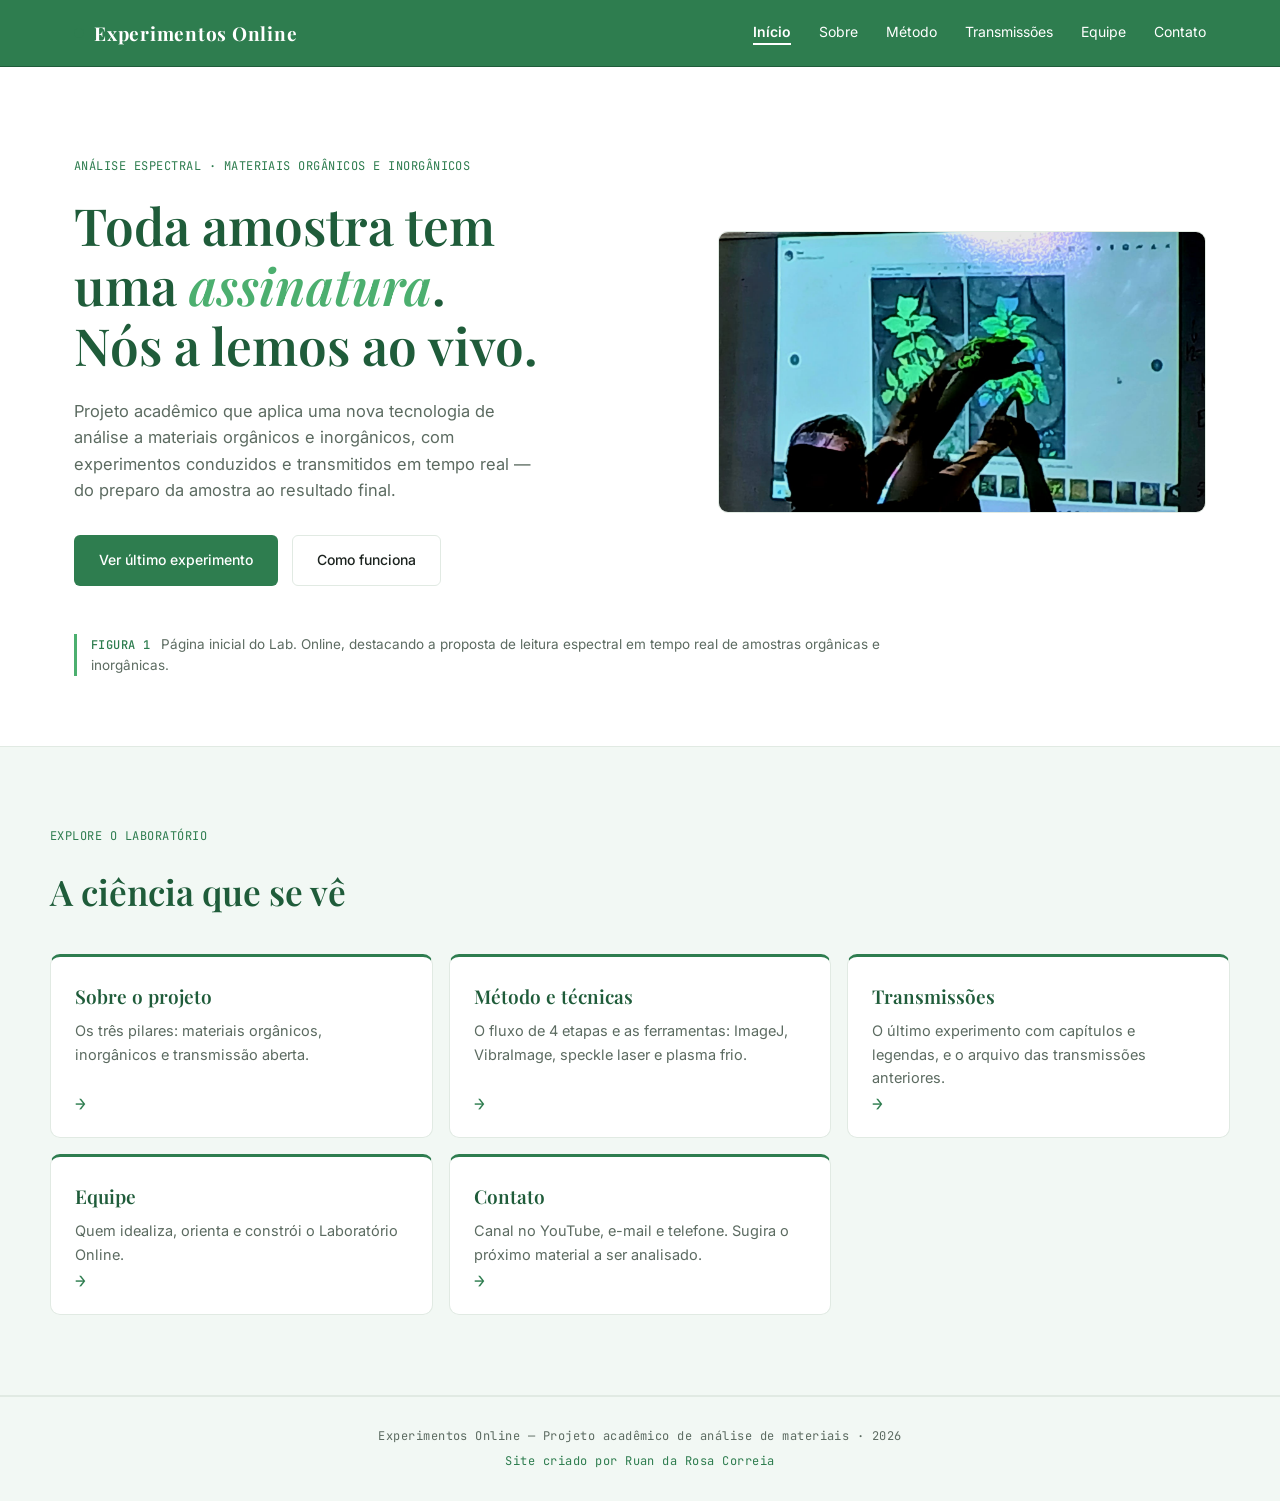
<file: index.html>
<!DOCTYPE html>
<html lang="pt-BR">
<head>
<meta charset="UTF-8">
<meta name="viewport" content="width=device-width, initial-scale=1.0">
<title>Experimentos Online · Análise de Materiais Orgânicos e Inorgânicos</title>
<meta name="description" content="Plataforma de análise de materiais orgânicos e inorgânicos com experimentos transmitidos ao vivo.">
<link rel="preconnect" href="https://fonts.googleapis.com">
<link rel="preconnect" href="https://fonts.gstatic.com" crossorigin>
<link href="https://fonts.googleapis.com/css2?family=Playfair+Display:wght@500;600;700&family=Inter:wght@400;500;600&family=JetBrains+Mono:wght@400;500&display=swap" rel="stylesheet">
<!-- Ao publicar mudanças no CSS/JS, troque a data do ?v= aqui e nos <script> do fim da página,
     em TODAS as páginas .html, assim os navegadores baixam os arquivos novos na hora. -->
<link rel="stylesheet" href="css/style.css?v=2026-11-18.3">
</head>
<body>

<header class="site-header" id="topo">
  <div class="header-inner">
    <a class="brand" href="index.html">
      <span class="brand-mark" aria-hidden="true"></span>
      <span class="brand-text">Experimentos Online</span>
    </a>
    <nav class="nav" id="nav">
      <a href="index.html" class="is-active" aria-current="page">Início</a>
      <a href="sobre.html">Sobre</a>
      <a href="metodo.html">Método</a>
      <a href="transmissoes.html">Transmissões</a>
      <a href="equipe.html">Equipe</a>
      <a href="contato.html">Contato</a>
    </nav>
    <button class="nav-toggle" id="navToggle" aria-label="Abrir menu" aria-expanded="false" aria-controls="nav">
      <span></span><span></span><span></span>
    </button>
  </div>
</header>

<main>

  <!-- HERO -->
  <section class="hero">
    <div class="hero-inner">
      <p class="eyebrow mono">ANÁLISE ESPECTRAL · MATERIAIS ORGÂNICOS E INORGÂNICOS</p>
      <h1 class="hero-title">
        Toda amostra tem<br>
        uma <span class="highlight">assinatura</span>.<br>
        Nós a lemos ao vivo.
      </h1>
      <p class="hero-sub">
        Projeto acadêmico que aplica uma nova tecnologia de análise a materiais orgânicos e inorgânicos,
        com experimentos conduzidos e transmitidos em tempo real — do preparo da amostra ao resultado final.
      </p>
      <div class="hero-actions">
        <a href="transmissoes.html" class="btn btn-primary">Ver último experimento</a>
        <a href="metodo.html" class="btn btn-ghost">Como funciona</a>
      </div>
    </div>

    <div class="hero-visual">
      <img src="assets/experimento.jpeg" alt="Experimento de análise de materiais no laboratório">
    </div>

    <p class="fig-caption hero-caption"><span class="fig-label mono">Figura 1</span>
      Página inicial do Lab. Online, destacando a proposta de leitura espectral em tempo real de amostras orgânicas e inorgânicas.</p>
  </section>

  <!-- EXPLORE -->
  <section class="section section-alt" id="explore">
    <div class="section-inner">
      <p class="eyebrow mono">EXPLORE O LABORATÓRIO</p>
      <h2 class="section-title">A ciência que se vê</h2>
      <div class="explore-grid">
        <a class="explore-card" href="sobre.html">
          <h3>Sobre o projeto</h3>
          <p>Os três pilares: materiais orgânicos, inorgânicos e transmissão aberta.</p>
          <span class="explore-arrow mono" aria-hidden="true">→</span>
        </a>
        <a class="explore-card" href="metodo.html">
          <h3>Método e técnicas</h3>
          <p>O fluxo de 4 etapas e as ferramentas: ImageJ, VibraImage, speckle laser e plasma frio.</p>
          <span class="explore-arrow mono" aria-hidden="true">→</span>
        </a>
        <a class="explore-card" href="transmissoes.html">
          <h3>Transmissões</h3>
          <p>O último experimento com capítulos e legendas, e o arquivo das transmissões anteriores.</p>
          <span class="explore-arrow mono" aria-hidden="true">→</span>
        </a>
        <a class="explore-card" href="equipe.html">
          <h3>Equipe</h3>
          <p>Quem idealiza, orienta e constrói o Laboratório Online.</p>
          <span class="explore-arrow mono" aria-hidden="true">→</span>
        </a>
        <a class="explore-card" href="contato.html">
          <h3>Contato</h3>
          <p>Canal no YouTube, e-mail e telefone. Sugira o próximo material a ser analisado.</p>
          <span class="explore-arrow mono" aria-hidden="true">→</span>
        </a>
      </div>
    </div>
  </section>

</main>

<footer class="site-footer">
  <p class="mono">Experimentos Online — Projeto acadêmico de análise de materiais · <span id="anoAtual"></span></p>
  <p class="mono footer-credit">Site criado por Ruan da Rosa Correia</p>
</footer>

<script src="js/script.js?v=2026-11-18.3"></script>
</body>
</html>
</file>
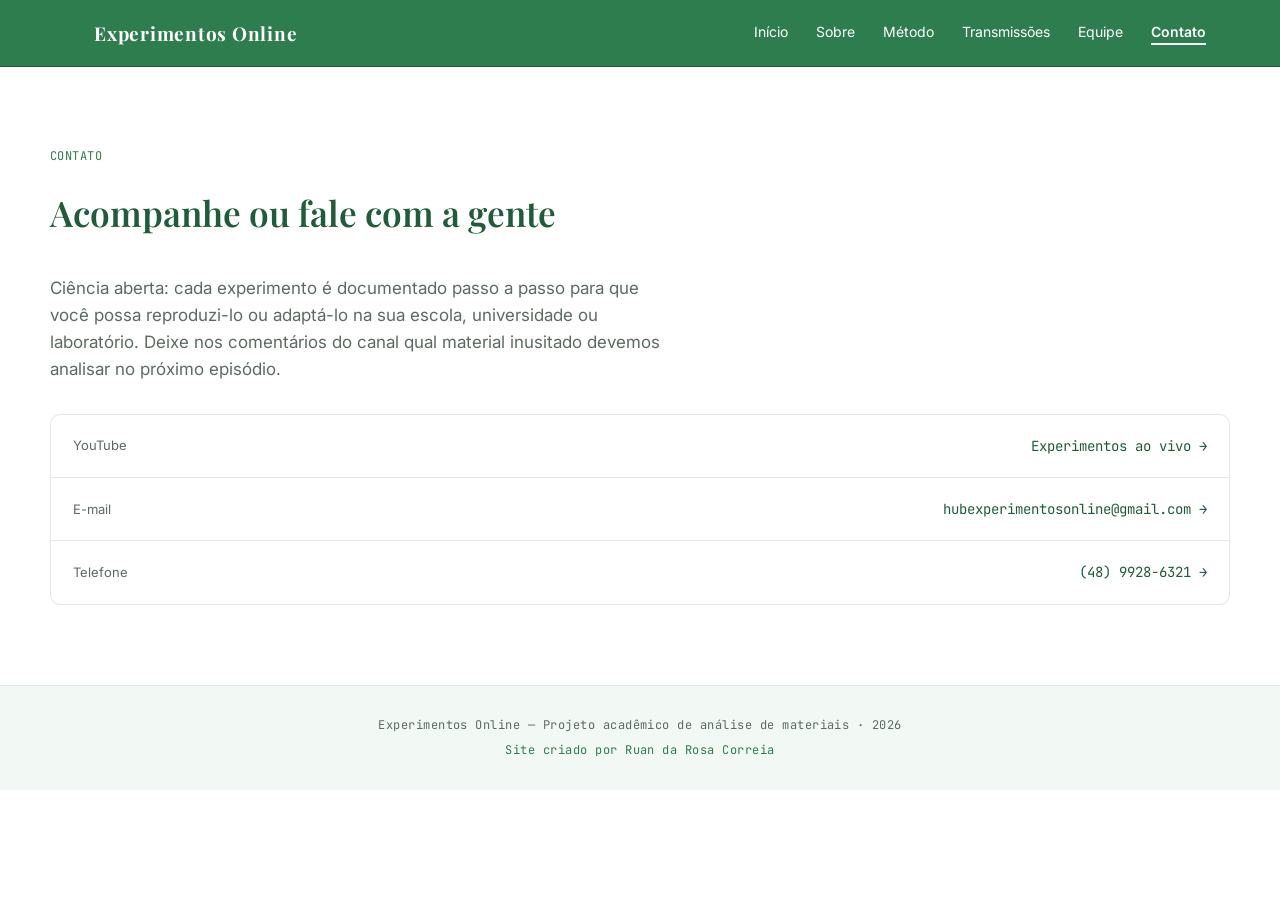
<file: contato.html>
<!DOCTYPE html>
<html lang="pt-BR">
<head>
<meta charset="UTF-8">
<meta name="viewport" content="width=device-width, initial-scale=1.0">
<title>Contato · Experimentos Online</title>
<meta name="description" content="Fale com o Laboratório Online.">
<link rel="preconnect" href="https://fonts.googleapis.com">
<link rel="preconnect" href="https://fonts.gstatic.com" crossorigin>
<link href="https://fonts.googleapis.com/css2?family=Playfair+Display:wght@500;600;700&family=Inter:wght@400;500;600&family=JetBrains+Mono:wght@400;500&display=swap" rel="stylesheet">
<!-- Ao publicar mudanças no CSS/JS, troque a data do ?v= aqui e nos <script> do fim da página,
     em TODAS as páginas .html, assim os navegadores baixam os arquivos novos na hora. -->
<link rel="stylesheet" href="css/style.css?v=2026-11-18.3">
</head>
<body>

<header class="site-header" id="topo">
  <div class="header-inner">
    <a class="brand" href="index.html">
      <span class="brand-mark" aria-hidden="true"></span>
      <span class="brand-text">Experimentos Online</span>
    </a>
    <nav class="nav" id="nav">
      <a href="index.html">Início</a>
      <a href="sobre.html">Sobre</a>
      <a href="metodo.html">Método</a>
      <a href="transmissoes.html">Transmissões</a>
      <a href="equipe.html">Equipe</a>
      <a href="contato.html" class="is-active" aria-current="page">Contato</a>
    </nav>
    <button class="nav-toggle" id="navToggle" aria-label="Abrir menu" aria-expanded="false" aria-controls="nav">
      <span></span><span></span><span></span>
    </button>
  </div>
</header>

<main>

  <!-- CONTATO -->
  <section class="section" id="contato">
    <div class="section-inner contact-inner">
      <p class="eyebrow mono">CONTATO</p>
      <h2 class="section-title">Acompanhe ou fale com a gente</h2>
      <p class="lead lead-tight">
        Ciência aberta: cada experimento é documentado passo a passo para que você possa reproduzi-lo ou
        adaptá-lo na sua escola, universidade ou laboratório. Deixe nos comentários do canal qual material
        inusitado devemos analisar no próximo episódio.
      </p>
      <div class="contact-links">
        <a class="contact-link" href="https://www.youtube.com/@HubExperimentosOnline" target="_blank" rel="noopener">
          <span class="contact-link-label">YouTube</span>
          <span class="contact-link-value">Experimentos ao vivo →</span>
        </a>
        <a class="contact-link" href="mailto:hubexperimentosonline@gmail.com">
          <span class="contact-link-label">E-mail</span>
          <span class="contact-link-value">hubexperimentosonline@gmail.com →</span>
        </a>
        <a class="contact-link" href="tel:+554899286321">
          <span class="contact-link-label">Telefone</span>
          <span class="contact-link-value">(48) 9928-6321 →</span>
        </a>
      </div>
    </div>
  </section>

</main>

<footer class="site-footer">
  <p class="mono">Experimentos Online — Projeto acadêmico de análise de materiais · <span id="anoAtual"></span></p>
  <p class="mono footer-credit">Site criado por Ruan da Rosa Correia</p>
</footer>

<script src="js/script.js?v=2026-11-18.3"></script>
</body>
</html>
</file>
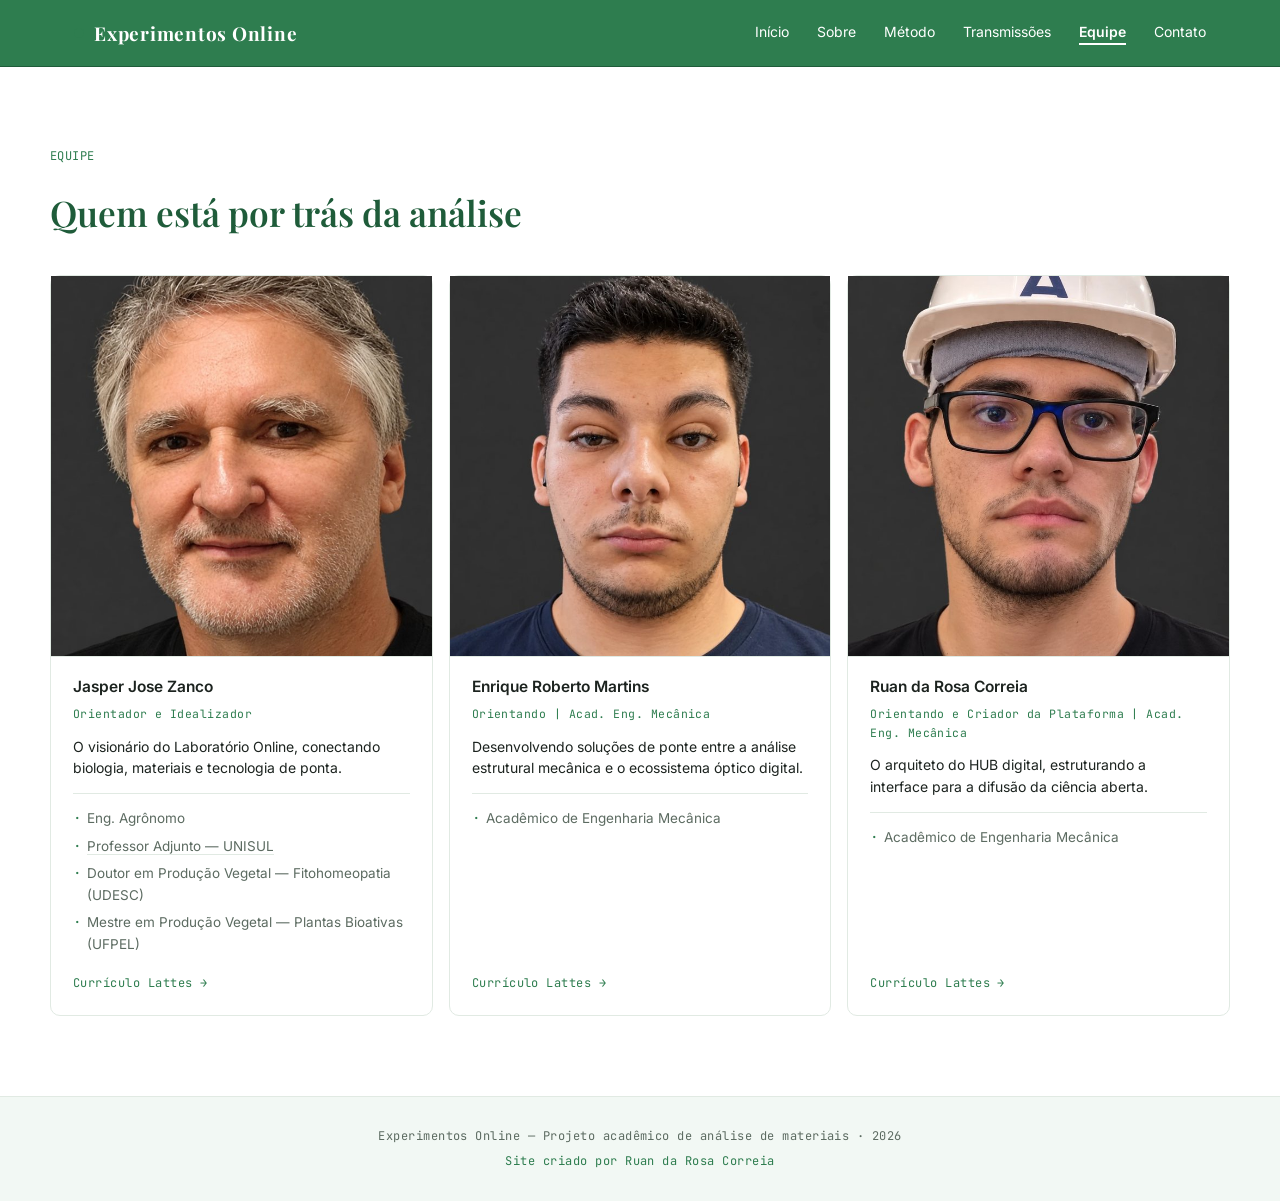
<file: equipe.html>
<!DOCTYPE html>
<html lang="pt-BR">
<head>
<meta charset="UTF-8">
<meta name="viewport" content="width=device-width, initial-scale=1.0">
<title>Equipe · Experimentos Online</title>
<meta name="description" content="A equipe do Laboratório Online.">
<link rel="preconnect" href="https://fonts.googleapis.com">
<link rel="preconnect" href="https://fonts.gstatic.com" crossorigin>
<link href="https://fonts.googleapis.com/css2?family=Playfair+Display:wght@500;600;700&family=Inter:wght@400;500;600&family=JetBrains+Mono:wght@400;500&display=swap" rel="stylesheet">
<!-- Ao publicar mudanças no CSS/JS, troque a data do ?v= aqui e nos <script> do fim da página,
     em TODAS as páginas .html, assim os navegadores baixam os arquivos novos na hora. -->
<link rel="stylesheet" href="css/style.css?v=2026-11-18.3">
</head>
<body>

<header class="site-header" id="topo">
  <div class="header-inner">
    <a class="brand" href="index.html">
      <span class="brand-mark" aria-hidden="true"></span>
      <span class="brand-text">Experimentos Online</span>
    </a>
    <nav class="nav" id="nav">
      <a href="index.html">Início</a>
      <a href="sobre.html">Sobre</a>
      <a href="metodo.html">Método</a>
      <a href="transmissoes.html">Transmissões</a>
      <a href="equipe.html" class="is-active" aria-current="page">Equipe</a>
      <a href="contato.html">Contato</a>
    </nav>
    <button class="nav-toggle" id="navToggle" aria-label="Abrir menu" aria-expanded="false" aria-controls="nav">
      <span></span><span></span><span></span>
    </button>
  </div>
</header>

<main>

  <!-- EQUIPE -->
  <section class="section" id="equipe">
    <div class="section-inner">
      <p class="eyebrow mono">EQUIPE</p>
      <h2 class="section-title">Quem está por trás da análise</h2>
      <!-- Os cartões da equipe são gerados a partir de js/equipe.js — edite lá. -->
      <div class="team-grid" id="equipeGrid"></div>
    </div>
  </section>

</main>

<footer class="site-footer">
  <p class="mono">Experimentos Online — Projeto acadêmico de análise de materiais · <span id="anoAtual"></span></p>
  <p class="mono footer-credit">Site criado por Ruan da Rosa Correia</p>
</footer>

<script src="js/equipe.js?v=2026-11-18.3"></script>
<script src="js/script.js?v=2026-11-18.3"></script>
</body>
</html>
</file>
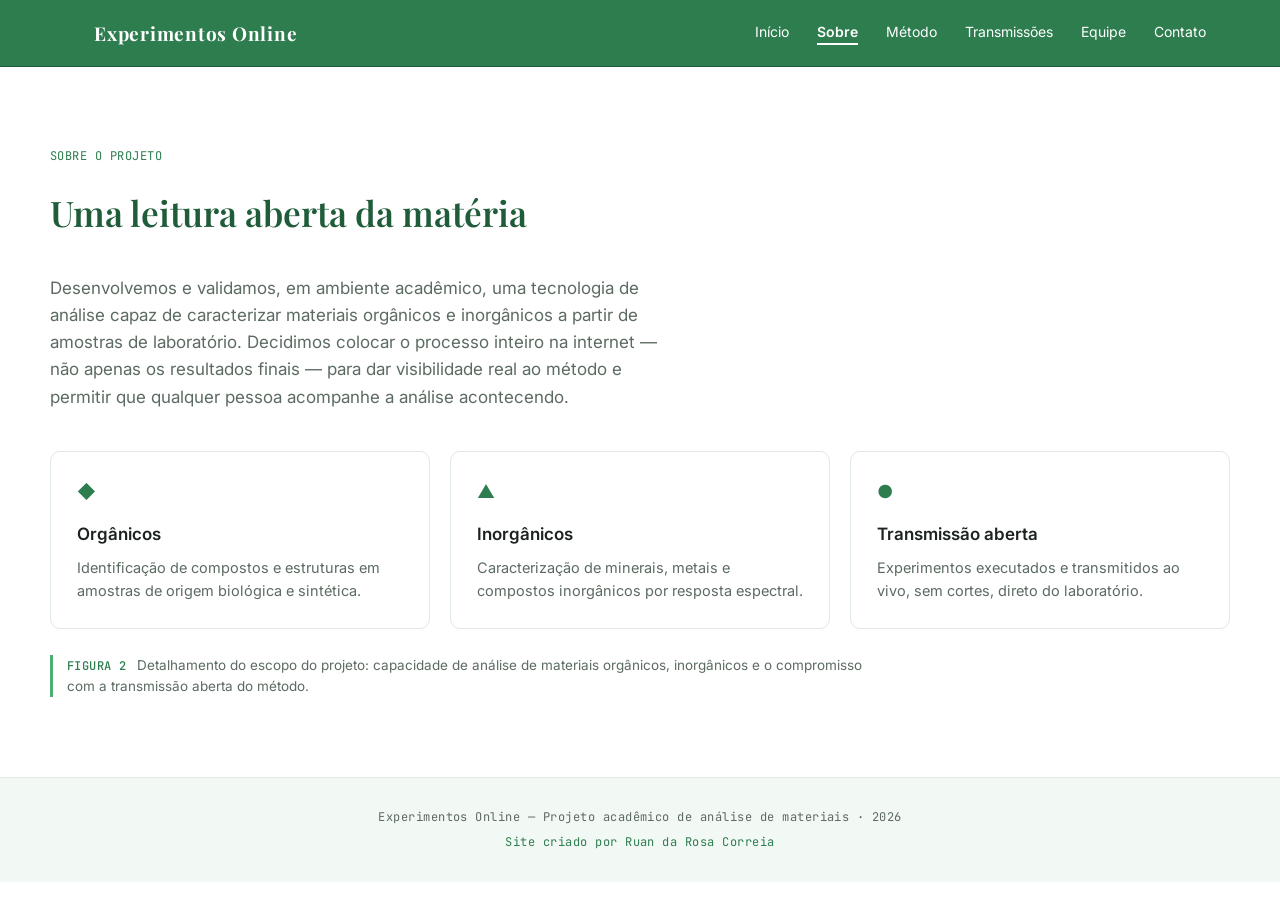
<file: sobre.html>
<!DOCTYPE html>
<html lang="pt-BR">
<head>
<meta charset="UTF-8">
<meta name="viewport" content="width=device-width, initial-scale=1.0">
<title>Sobre o projeto · Experimentos Online</title>
<meta name="description" content="Os três pilares do Laboratório Online: materiais orgânicos, inorgânicos e transmissão aberta.">
<link rel="preconnect" href="https://fonts.googleapis.com">
<link rel="preconnect" href="https://fonts.gstatic.com" crossorigin>
<link href="https://fonts.googleapis.com/css2?family=Playfair+Display:wght@500;600;700&family=Inter:wght@400;500;600&family=JetBrains+Mono:wght@400;500&display=swap" rel="stylesheet">
<!-- Ao publicar mudanças no CSS/JS, troque a data do ?v= aqui e nos <script> do fim da página,
     em TODAS as páginas .html, assim os navegadores baixam os arquivos novos na hora. -->
<link rel="stylesheet" href="css/style.css?v=2026-11-18.3">
</head>
<body>

<header class="site-header" id="topo">
  <div class="header-inner">
    <a class="brand" href="index.html">
      <span class="brand-mark" aria-hidden="true"></span>
      <span class="brand-text">Experimentos Online</span>
    </a>
    <nav class="nav" id="nav">
      <a href="index.html">Início</a>
      <a href="sobre.html" class="is-active" aria-current="page">Sobre</a>
      <a href="metodo.html">Método</a>
      <a href="transmissoes.html">Transmissões</a>
      <a href="equipe.html">Equipe</a>
      <a href="contato.html">Contato</a>
    </nav>
    <button class="nav-toggle" id="navToggle" aria-label="Abrir menu" aria-expanded="false" aria-controls="nav">
      <span></span><span></span><span></span>
    </button>
  </div>
</header>

<main>

  <!-- SOBRE -->
  <section class="section" id="sobre">
    <div class="section-inner">
      <p class="eyebrow mono">SOBRE O PROJETO</p>
      <h2 class="section-title">Uma leitura aberta da matéria</h2>
      <div class="about-grid">
        <p class="lead">
          Desenvolvemos e validamos, em ambiente acadêmico, uma tecnologia de análise capaz de
          caracterizar materiais orgânicos e inorgânicos a partir de amostras de laboratório.
          Decidimos colocar o processo inteiro na internet — não apenas os resultados finais — para
          dar visibilidade real ao método e permitir que qualquer pessoa acompanhe a análise
          acontecendo.
        </p>
        <div class="about-cards">
          <div class="about-card">
            <span class="about-card-icon" aria-hidden="true">◆</span>
            <h3>Orgânicos</h3>
            <p>Identificação de compostos e estruturas em amostras de origem biológica e sintética.</p>
          </div>
          <div class="about-card">
            <span class="about-card-icon" aria-hidden="true">▲</span>
            <h3>Inorgânicos</h3>
            <p>Caracterização de minerais, metais e compostos inorgânicos por resposta espectral.</p>
          </div>
          <div class="about-card">
            <span class="about-card-icon" aria-hidden="true">●</span>
            <h3>Transmissão aberta</h3>
            <p>Experimentos executados e transmitidos ao vivo, sem cortes, direto do laboratório.</p>
          </div>
        </div>
      </div>
      <p class="fig-caption"><span class="fig-label mono">Figura 2</span>
        Detalhamento do escopo do projeto: capacidade de análise de materiais orgânicos, inorgânicos e o compromisso com a transmissão aberta do método.</p>
    </div>
  </section>

</main>

<footer class="site-footer">
  <p class="mono">Experimentos Online — Projeto acadêmico de análise de materiais · <span id="anoAtual"></span></p>
  <p class="mono footer-credit">Site criado por Ruan da Rosa Correia</p>
</footer>

<script src="js/script.js?v=2026-11-18.3"></script>
</body>
</html>
</file>
<file: css/style.css>
/* ==========================================================================
   ESPECTRA — tokens de design
   Paleta: fundo branco, verde como cor de identidade, tipografia serifada
   ========================================================================== */
:root {
  --bg: #FFFFFF;
  --bg-soft: #F2F8F4;
  --panel: #FFFFFF;
  --line: #E1EAE3;
  --text: #1C231F;
  --text-muted: #5C6B61;

  --green-900: #1F5C3A;
  --green-700: #2E7D4F;
  --green-500: #4CAF6F;
  --green-100: #DCF0E2;

  --warn: #C97A22;
  --error: #C0392B;

  --font-display: 'Playfair Display', 'Georgia', serif;
  --font-body: 'Inter', sans-serif;
  --font-mono: 'JetBrains Mono', monospace;

  --max-width: 1180px;
  --radius: 10px;
}

*, *::before, *::after { box-sizing: border-box; }
html { scroll-behavior: smooth; }
@media (prefers-reduced-motion: reduce) {
  html { scroll-behavior: auto; }
  *, *::before, *::after { animation-duration: 0.001ms !important; animation-iteration-count: 1 !important; transition-duration: 0.001ms !important; }
}

body {
  margin: 0;
  background: var(--bg);
  color: var(--text);
  font-family: var(--font-body);
  line-height: 1.6;
  -webkit-font-smoothing: antialiased;
}

h1, h2, h3 { font-family: var(--font-display); margin: 0; font-weight: 600; }
p { margin: 0; }
a { color: inherit; text-decoration: none; }
.mono { font-family: var(--font-mono); letter-spacing: 0.04em; }

/* ---------- header ---------- */
.site-header {
  position: sticky;
  top: 0;
  z-index: 50;
  background: var(--green-700);
  border-bottom: 1px solid var(--green-900);
}
.header-inner {
  max-width: var(--max-width);
  margin: 0 auto;
  padding: 18px 24px;
  display: flex;
  align-items: center;
  justify-content: space-between;
}
.brand { display: flex; align-items: center; gap: 10px; }
.brand-mark {
  width: 10px; height: 10px;
  background: var(--green-700);
  border-radius: 50%;
  display: inline-block;
}
.brand-text {
  font-family: var(--font-display);
  font-weight: 700;
  letter-spacing: 0.04em;
  font-size: 19px;
  color: #FFFFFF;
}
.nav { display: flex; gap: 28px; }
.nav a {
  font-size: 14px;
  color: #FFFFFF;
  transition: color 0.2s ease;
}
.nav a:hover, .nav a:focus-visible { color: var(--green-100); }
.nav a.is-active { font-weight: 600; box-shadow: inset 0 -2px 0 #FFFFFF; padding-bottom: 2px; }

/* início: atalhos para as páginas */
.explore-grid { display: grid; grid-template-columns: repeat(3, minmax(0, 1fr)); gap: 16px; }
.explore-card {
  position: relative;
  display: flex;
  flex-direction: column;
  gap: 8px;
  padding: 24px 24px 48px;
  background: #FFFFFF;
  border: 1px solid var(--line);
  border-top: 3px solid var(--green-700);
  border-radius: var(--radius);
  transition: transform 0.15s ease, border-color 0.15s ease;
}
.explore-card:hover { transform: translateY(-2px); border-color: var(--green-500); }
.explore-card h3 { font-size: 19px; color: var(--green-900); }
.explore-card p { font-size: 14.5px; color: var(--text-muted); }
.explore-arrow { position: absolute; left: 24px; bottom: 18px; color: var(--green-700); font-size: 18px; transition: transform 0.15s ease; }
.explore-card:hover .explore-arrow { transform: translateX(4px); }
@media (max-width: 900px) { .explore-grid { grid-template-columns: repeat(2, minmax(0, 1fr)); } }
@media (max-width: 600px) { .explore-grid { grid-template-columns: 1fr; } }

.nav-toggle {
  display: none;
  flex-direction: column;
  gap: 5px;
  background: none;
  border: none;
  cursor: pointer;
  padding: 6px;
}
.nav-toggle span {
  width: 22px; height: 2px;
  background: #FFFFFF;
  display: block;
}

/* ---------- hero ---------- */
.hero {
  position: relative;
  max-width: var(--max-width);
  margin: 0 auto;
  padding: 90px 24px 70px;
  display: grid;
  grid-template-columns: 1.1fr 0.9fr;
  gap: 48px;
  align-items: center;
}
.hero-inner { max-width: 560px; }
.eyebrow {
  color: var(--green-700);
  font-size: 12px;
  text-transform: uppercase;
  margin-bottom: 18px;
  display: block;
}
.hero-title {
  font-size: clamp(2.1rem, 4.4vw, 3.2rem);
  font-weight: 600;
  line-height: 1.18;
  color: var(--green-900);
}
.hero-title .highlight { color: var(--green-500); font-style: italic; }
.hero-sub {
  margin-top: 22px;
  font-size: 16.5px;
  color: var(--text-muted);
  max-width: 480px;
}
.hero-actions { margin-top: 32px; display: flex; gap: 14px; flex-wrap: wrap; }

.btn {
  display: inline-flex;
  align-items: center;
  padding: 13px 24px;
  border-radius: 6px;
  font-size: 14px;
  font-weight: 500;
  border: 1px solid transparent;
  transition: transform 0.15s ease, border-color 0.15s ease, background 0.15s ease;
}
.btn:hover { transform: translateY(-1px); }
.btn-primary {
  background: var(--green-700);
  color: #FFFFFF;
}
.btn-primary:hover { background: var(--green-900); }
.btn-ghost {
  border-color: var(--line);
  color: var(--text);
  background: #FFFFFF;
}
.btn-ghost:hover { border-color: var(--green-700); color: var(--green-700); }

/* imagem principal do experimento */
.hero-visual {
  position: relative;
  border-radius: var(--radius);
  border: 1px solid var(--line);
  min-height: 280px;
  overflow: hidden;
  background: var(--bg-soft);
}
.hero-visual img { width: 100%; height: 100%; min-height: 280px; display: block; object-fit: cover; }

/* ---------- sections ---------- */
.section { padding: 80px 24px; }
.section-alt { background: var(--bg-soft); border-top: 1px solid var(--line); border-bottom: 1px solid var(--line); }
.section-inner { max-width: var(--max-width); margin: 0 auto; }
.section-title {
  font-size: clamp(1.7rem, 2.8vw, 2.2rem);
  font-weight: 600;
  margin-top: 10px;
  margin-bottom: 34px;
  max-width: 620px;
  color: var(--green-900);
}
.lead { font-size: 17px; color: var(--text-muted); max-width: 620px; }
.lead-tight { margin-bottom: 30px; }

/* sobre */
.about-grid { display: grid; gap: 40px; }
.about-cards { display: grid; grid-template-columns: repeat(3, 1fr); gap: 20px; }
.about-card {
  background: #FFFFFF;
  border: 1px solid var(--line);
  border-radius: var(--radius);
  padding: 26px;
}
.about-card-icon { color: var(--green-700); font-size: 18px; }
.about-card h3 { margin: 14px 0 8px; font-size: 17px; color: var(--text); font-family: var(--font-body); font-weight: 600; }
.about-card p { color: var(--text-muted); font-size: 14.5px; }

/* método / pipeline — fluxograma de 4 etapas */
.pipeline {
  list-style: none;
  margin: 0;
  padding: 0;
  display: grid;
  grid-template-columns: repeat(4, minmax(0, 1fr));
  gap: 28px;
  counter-reset: none;
}
.pipeline-step {
  position: relative;
  display: flex;
  flex-direction: column;
  gap: 14px;
  padding: 22px;
  background: #FFFFFF;
  border: 1px solid var(--line);
  border-top: 3px solid var(--green-700);
  border-radius: var(--radius);
}
/* seta entre as etapas */
.pipeline-step:not(:last-child)::after {
  content: "";
  position: absolute;
  top: 34px;
  right: -22px;
  width: 16px;
  height: 16px;
  border-top: 2px solid var(--green-500);
  border-right: 2px solid var(--green-500);
  transform: rotate(45deg);
}
.pipeline-index {
  color: var(--green-700);
  font-size: 26px;
  font-weight: 500;
  line-height: 1;
}
.pipeline-step h3 { font-size: 16.5px; margin-bottom: 6px; color: var(--text); font-family: var(--font-body); font-weight: 600; }
.pipeline-step p { color: var(--text-muted); font-size: 14.5px; }

/* legendas das figuras */
.fig-caption {
  margin-top: 26px;
  padding-left: 14px;
  border-left: 3px solid var(--green-500);
  font-size: 13.5px;
  line-height: 1.55;
  color: var(--text-muted);
  max-width: 820px;
}
.fig-label {
  color: var(--green-700);
  font-weight: 500;
  font-size: 12px;
  text-transform: uppercase;
  margin-right: 6px;
}
.hero-caption { grid-column: 1 / -1; margin-top: 0; }

/* técnicas */
.tech-grid { display: grid; grid-template-columns: repeat(2, minmax(0, 1fr)); gap: 20px; }
.tech-card {
  display: flex;
  flex-direction: column;
  background: #FFFFFF;
  border: 1px solid var(--line);
  border-radius: var(--radius);
  overflow: hidden;
}
.tech-media { margin: 0; position: relative; background: #111; }
.tech-media img { width: 100%; aspect-ratio: 16 / 9; object-fit: cover; display: block; }
.tech-media figcaption {
  position: absolute;
  left: 10px;
  bottom: 10px;
  padding: 4px 9px;
  border-radius: 4px;
  background: rgba(15, 25, 19, 0.78);
  color: #FFFFFF;
  font-size: 10.5px;
}
.tech-body { padding: 22px 24px 24px; display: flex; flex-direction: column; gap: 10px; flex: 1; }
.tech-body h3 { font-size: 21px; color: var(--green-900); }
.tech-tagline { color: var(--green-700); font-size: 11.5px; text-transform: uppercase; margin-top: -4px; }
.tech-body > p:not(.tech-tagline) { color: var(--text-muted); font-size: 14.5px; }
.tech-specs {
  margin: auto 0 0;
  padding-top: 14px;
  border-top: 1px solid var(--line);
  display: grid;
  grid-template-columns: repeat(2, minmax(0, 1fr));
  gap: 10px 16px;
}
.tech-specs dt { font-family: var(--font-mono); font-size: 10.5px; text-transform: uppercase; letter-spacing: 0.06em; color: var(--text-muted); }
.tech-specs dd { margin: 2px 0 0; font-size: 14px; font-weight: 500; color: var(--text); }

/* último projeto / broadcast */
.broadcast-panel {
  background: #FFFFFF;
  border: 1px solid var(--line);
  border-radius: var(--radius);
  overflow: hidden;
}
.broadcast-status {
  display: flex;
  align-items: center;
  gap: 10px;
  padding: 14px 20px;
  font-size: 12px;
  color: var(--text-muted);
  border-bottom: 1px solid var(--line);
  background: var(--bg-soft);
}
.status-dot {
  width: 8px; height: 8px;
  border-radius: 50%;
  background: var(--text-muted);
}
.status-dot.is-live { background: var(--warn); box-shadow: 0 0 0 0 rgba(201,122,34,0.5); animation: pulse 1.8s infinite; }
.status-dot.is-ok { background: var(--green-700); }
.status-dot.is-error { background: var(--error); }
@keyframes pulse {
  0% { box-shadow: 0 0 0 0 rgba(201,122,34,0.45); }
  70% { box-shadow: 0 0 0 8px rgba(201,122,34,0); }
  100% { box-shadow: 0 0 0 0 rgba(201,122,34,0); }
}

.broadcast-body { padding: 24px; }
.broadcast-skeleton {
  height: 320px;
  border-radius: 8px;
  background: linear-gradient(90deg, var(--bg-soft) 25%, var(--line) 50%, var(--bg-soft) 75%);
  background-size: 400% 100%;
  animation: shimmer 1.6s infinite;
}
@keyframes shimmer {
  0% { background-position: 100% 0; }
  100% { background-position: -100% 0; }
}

.video-wrap {
  position: relative;
  width: 100%;
  padding-top: 56.25%;
  border-radius: 8px;
  overflow: hidden;
  background: #000;
}
.video-wrap iframe {
  position: absolute; inset: 0;
  width: 100%; height: 100%;
  border: 0;
}
.video-poster { position: absolute; inset: 0; display: block; }
.video-poster img { width: 100%; height: 100%; object-fit: cover; display: block; transition: transform 0.3s ease; }
.video-poster::after { content: ""; position: absolute; inset: 0; background: linear-gradient(to top, rgba(0,0,0,0.65), rgba(0,0,0,0.05) 55%); }
.video-poster:hover img { transform: scale(1.02); }
.video-poster-cta {
  position: absolute;
  z-index: 1;
  left: 20px;
  bottom: 20px;
  display: inline-flex;
  align-items: center;
  gap: 12px;
  padding: 10px 18px 10px 10px;
  border-radius: 999px;
  background: #FFFFFF;
  color: var(--green-900);
  font-size: 14px;
  font-weight: 600;
}
.video-poster-play {
  width: 34px; height: 34px;
  border-radius: 50%;
  background: var(--green-700);
  position: relative;
  flex-shrink: 0;
}
.video-poster-play::before {
  content: "";
  position: absolute;
  left: 13px; top: 10px;
  border-left: 11px solid #FFFFFF;
  border-top: 7px solid transparent;
  border-bottom: 7px solid transparent;
}
.video-poster:hover .video-poster-play { background: var(--green-900); }

.broadcast-layout {
  display: grid;
  grid-template-columns: minmax(0, 1fr) 300px;
  gap: 28px;
  align-items: start;
}
.video-meta { margin-top: 20px; display: flex; flex-direction: column; gap: 8px; }
.video-title { font-size: 22px; font-weight: 600; font-family: var(--font-display); color: var(--green-900); line-height: 1.3; }
.video-date { color: var(--text-muted); font-size: 12px; }
.video-summary { margin-top: 10px; display: grid; gap: 12px; max-width: 680px; }
.video-summary p { font-size: 15px; color: var(--text-muted); }
.video-actions { margin-top: 14px; display: flex; gap: 12px; flex-wrap: wrap; }

/* capítulos */
.chapters-title {
  font-size: 11.5px;
  text-transform: uppercase;
  color: var(--green-700);
  margin-bottom: 10px;
}
.chapters-list {
  list-style: none;
  margin: 0;
  padding: 0;
  max-height: 520px;
  overflow-y: auto;
  border-top: 1px solid var(--line);
}
.chapter {
  width: 100%;
  display: grid;
  grid-template-columns: 62px 1fr;
  gap: 8px;
  align-items: baseline;
  padding: 11px 10px;
  background: none;
  border: none;
  border-bottom: 1px solid var(--line);
  border-left: 3px solid transparent;
  text-align: left;
  font: inherit;
  color: var(--text);
  cursor: pointer;
  transition: background 0.15s ease;
}
.chapter:hover { background: var(--bg-soft); }
.chapter.is-active { background: var(--green-100); border-left-color: var(--green-700); }
.chapter-time { font-size: 12px; color: var(--green-700); }
.chapter-name { font-size: 14px; line-height: 1.4; }

/* transmissões anteriores */
.past-videos { margin-top: 32px; padding-top: 24px; border-top: 1px solid var(--line); }
.past-grid { display: grid; grid-template-columns: repeat(auto-fill, minmax(220px, 1fr)); gap: 16px; }
.past-card {
  display: flex;
  flex-direction: column;
  padding: 0;
  background: #FFFFFF;
  border: 1px solid var(--line);
  border-radius: 8px;
  overflow: hidden;
  font: inherit;
  text-align: left;
  color: var(--text);
  cursor: pointer;
  transition: border-color 0.15s ease, transform 0.15s ease;
}
.past-card:hover { border-color: var(--green-700); transform: translateY(-1px); }
.past-card img { width: 100%; aspect-ratio: 16 / 9; object-fit: cover; display: block; background: var(--bg-soft); }
.past-text { display: flex; flex-direction: column; gap: 4px; padding: 12px 14px; }
.past-title { font-size: 14px; font-weight: 600; line-height: 1.35; }
.past-date { font-size: 11.5px; color: var(--text-muted); }
.video-fallback {
  padding: 40px 20px;
  text-align: center;
  color: var(--text-muted);
}
.video-fallback a { color: var(--green-700); text-decoration: underline; }

/* equipe */
.team-grid { display: grid; grid-template-columns: repeat(3, minmax(0, 1fr)); gap: 16px; }
.team-card {
  background: #FFFFFF;
  border: 1px solid var(--line);
  border-radius: var(--radius);
  padding: 22px;
  display: flex;
  flex-direction: column;
}
.team-photo {
  aspect-ratio: 1 / 1;
  margin: -22px -22px 18px;
  overflow: hidden;
  background: var(--bg-soft);
  border-bottom: 1px solid var(--line);
  display: block;
}
.team-photo img {
  width: 100%;
  height: 100%;
  display: block;
  object-fit: cover;
  object-position: center;
}
.team-card h3 { font-size: 15.5px; margin-bottom: 6px; color: var(--text); font-family: var(--font-body); font-weight: 600; }
.team-role { color: var(--green-700); font-size: 11.5px; }
.team-bio { margin-top: 12px; font-size: 14px; color: var(--text); line-height: 1.55; }
.team-cv {
  list-style: none;
  margin: 14px 0 0;
  padding: 14px 0 0;
  border-top: 1px solid var(--line);
  display: grid;
  gap: 6px;
  font-size: 13.5px;
  color: var(--text-muted);
}
.team-cv li { padding-left: 14px; position: relative; }
.team-cv li::before { content: "·"; position: absolute; left: 2px; color: var(--green-700); font-weight: 700; }
.team-cv a { color: var(--text-muted); text-decoration: underline; text-decoration-color: var(--line); text-underline-offset: 3px; }
.team-cv a:hover { color: var(--green-700); text-decoration-color: currentColor; }
.team-lattes {
  margin-top: auto;
  align-self: flex-start;
  padding-top: 18px;
  font-size: 12px;
  color: var(--green-700);
}
.team-lattes:hover { color: var(--green-900); text-decoration: underline; }
.team-note { margin-top: 20px; color: var(--text-muted); font-size: 13px; }
.team-note code { color: var(--green-700); }

/* contato */
.contact-inner { text-align: left; }
.contact-links { display: grid; gap: 1px; background: var(--line); border: 1px solid var(--line); border-radius: var(--radius); overflow: hidden; }
.contact-link {
  display: flex;
  justify-content: space-between;
  align-items: center;
  padding: 20px 22px;
  background: #FFFFFF;
  transition: background 0.15s ease;
}
.contact-link:hover { background: var(--bg-soft); }
.contact-link-label { color: var(--text-muted); font-size: 13px; }
.contact-link-value { font-family: var(--font-mono); font-size: 14px; color: var(--green-900); }

/* footer */
.site-footer {
  padding: 30px 24px;
  text-align: center;
  color: var(--text-muted);
  font-size: 12px;
  border-top: 1px solid var(--line);
  background: var(--bg-soft);
}
.footer-credit { margin-top: 6px; color: var(--green-700); }

/* reveal on scroll */
.section-inner { opacity: 0; transform: translateY(16px); transition: opacity 0.6s ease, transform 0.6s ease; }
.section-inner.is-visible { opacity: 1; transform: translateY(0); }

/* focus visibility */
.broadcast-body .btn { padding: 10px 18px; }

a:focus-visible, button:focus-visible {
  outline: 2px solid var(--green-700);
  outline-offset: 3px;
}

/* ---------- responsive ---------- */
@media (max-width: 1000px) {
  .pipeline { grid-template-columns: repeat(2, minmax(0, 1fr)); }
  .pipeline-step:nth-child(2)::after { display: none; }
}
@media (max-width: 900px) {
  .hero { grid-template-columns: 1fr; }
  .tech-grid { grid-template-columns: 1fr; }
  .hero-visual { min-height: 200px; }
  .about-cards { grid-template-columns: 1fr; }
  .broadcast-layout { grid-template-columns: 1fr; }
  .chapters-list { max-height: none; }
}
@media (max-width: 900px) {
  .nav { position: fixed; top: 61px; left: 0; right: 0; background: var(--green-700); border-bottom: 1px solid var(--green-900); flex-direction: column; padding: 18px 24px; gap: 16px; transform: translateY(-130%); transition: transform 0.25s ease; }
  .nav.is-open { transform: translateY(0); }
  .nav-toggle { display: flex; }
}
@media (max-width: 720px) {
  .hero { padding-top: 70px; }
  .pipeline { grid-template-columns: 1fr; gap: 26px; }
  .pipeline-step:not(:last-child)::after { display: block; top: auto; bottom: -21px; right: auto; left: 30px; transform: rotate(135deg); }
}
@media (max-width: 760px) {
  .team-grid { grid-template-columns: 1fr; max-width: 380px; }
  .broadcast-body { padding: 16px; }
  .video-title { font-size: 19px; }
  .video-poster-cta { left: 10px; bottom: 10px; gap: 8px; padding: 6px 12px 6px 6px; font-size: 12px; }
  .video-poster-play { width: 26px; height: 26px; }
  .video-poster-play::before { left: 10px; top: 7px; border-left-width: 9px; border-top-width: 6px; border-bottom-width: 6px; }
}
</file>
